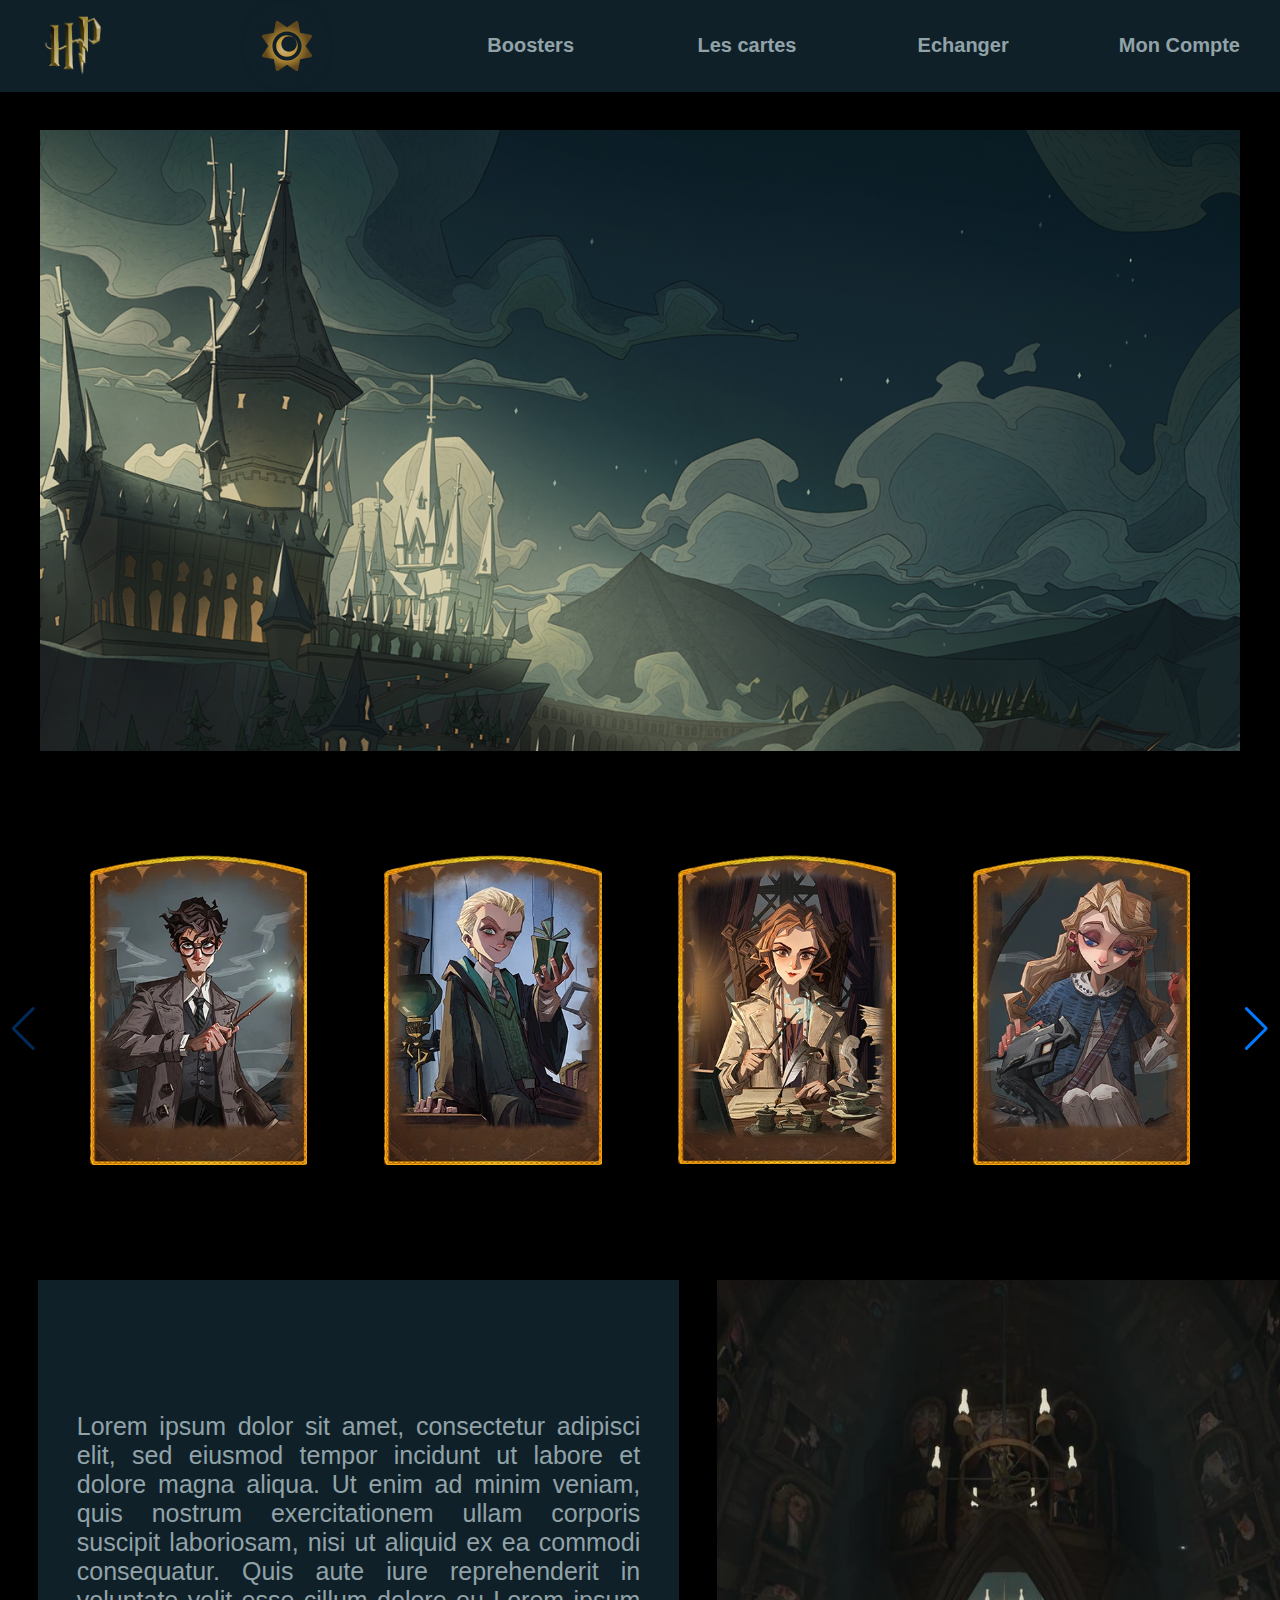
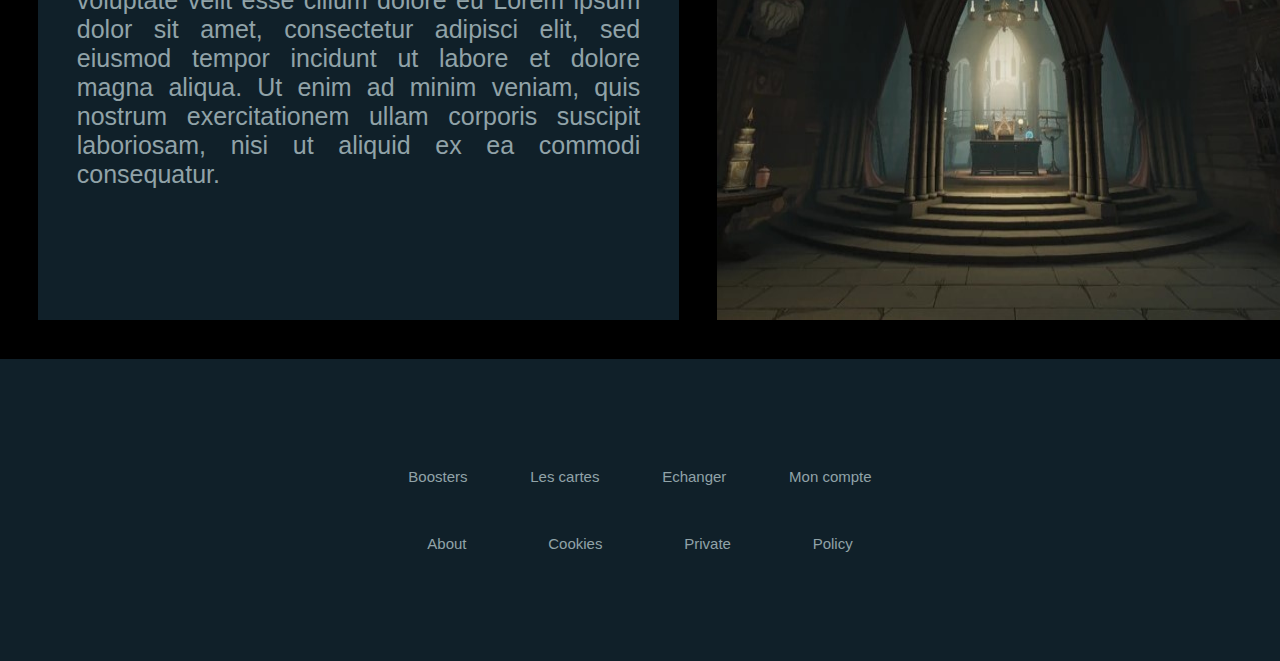
<file: hp_250424_2/hp/index.html>
<!DOCTYPE HTML>

<head>
    <meta charset="utf-8">
    <link rel="stylesheet" href="https://cdn.jsdelivr.net/npm/swiper@11/swiper-bundle.min.css" />
    <link rel="stylesheet" href="style.css">
    <meta name="viewport" content="width=device-width, initial-scale=1, minimum-scale=1, maximum-scale=1" />
    <link rel="stylesheet" href="https://cdnjs.cloudflare.com/ajax/libs/font-awesome/6.5.1/css/all.min.css">
    <link rel="stylesheet" href="https://cdn.jsdelivr.net/npm/swiper@11/swiper-bundle.min.css" />

</head>

<body> 

    <nav class="nav">

        
        <a href="index.html" class="text"><img src="medias/Hp-logo.png" alt="logo" class="logo" ></a>

        <!--
        <button class="buttonDark" onclick="lightMode()"></button>
        -->

        <img class="darkLight" src="medias/darkLight2.svg"  onclick="lightMode()">


        <a class="active" href="#"><i class="fa fa-fw fa-home"></i></a>        

        

        <ul class="menu_deroulant">
            <li>
                <a href="boosters.html" class="text">Boosters</a>
            </li>
            <li>
                <a href="lescartes.html" class="text">Les cartes</a>
            </li>
            <li>
                <a href="echanger.html" class="text">Echanger</a>
            </li>
            <li>
                <a href="connexion.html" class="text">Mon Compte</a>
                
                <ul class="deroulant">
                    <li><a href="connexion.html" class="text">Se connecter</a></li>
                    <li><a href="#" class="text">Mes échanges</a></li>
                    <li><a href="#" class="text">Mon deck</a></li>
                    <li><a href="#" class="text">Paramètres</a></li>
                </ul>
            
            </li>
        </ul>

    </nav>

    
    <!-- Swiper --> 
    <div class="flex-container1">
        <img src="medias/HP-crop.png" alt="Banner" class="img-responsive">
    </div>

    <div class="flex-container2" class="everything">
        <div class="swiper mySwiper">
            <div class="swiper-wrapper" >
                <div class="swiper-slide">        
                    <div class="flex-container3" class="everything">
                        <img src="medias/Harry_Potter_Card.webp" alt="Banner" class="cards">
                        <img src="medias/Malfoy_Gang_Card.webp" alt="Banner" class="cards">
                        <img src="medias/Hermione_Granger_Card.webp" alt="Banner" class="cards">
                        <img src="medias/Luna_Lovegood_Card.webp" alt="Banner" class="cards">
                    </div>                
                </div>
                <div class="swiper-slide">        
                    <div class="flex-container3" class="everything">
                        <img src="medias/Harry_Potter_Card.webp" alt="Banner" class="cards">
                        <img src="medias/Malfoy_Gang_Card.webp" alt="Banner" class="cards">
                        <img src="medias/Hermione_Granger_Card.webp" alt="Banner" class="cards">
                        <img src="medias/Luna_Lovegood_Card.webp" alt="Banner" class="cards">
                    </div>                
                </div>
                <div class="swiper-slide">        
                    <div class="flex-container3" class="everything">
                        <img src="medias/Harry_Potter_Card.webp" alt="Banner" class="cards">
                        <img src="medias/Malfoy_Gang_Card.webp" alt="Banner" class="cards">
                        <img src="medias/Hermione_Granger_Card.webp" alt="Banner" class="cards">
                        <img src="medias/Luna_Lovegood_Card.webp" alt="Banner" class="cards">
                    </div>                
                </div>

            </div>
            <div class="swiper-button-next"></div>
            <div class="swiper-button-prev"></div>
        </div>
    
    </div>

    
    <div class="flex-container5">
        <div class="flex-container4" >
            <p>
                Lorem ipsum dolor sit amet, consectetur adipisci elit, 
                sed eiusmod tempor incidunt ut labore et dolore magna aliqua. 
                Ut enim ad minim veniam, quis nostrum exercitationem ullam corporis 
                suscipit laboriosam, nisi ut aliquid ex ea commodi consequatur. 
                Quis aute iure reprehenderit in voluptate velit esse cillum dolore eu 
                Lorem ipsum dolor sit amet, consectetur adipisci elit, 
                sed eiusmod tempor incidunt ut labore et dolore magna aliqua. 
                Ut enim ad minim veniam, quis nostrum exercitationem ullam corporis 
                suscipit laboriosam, nisi ut aliquid ex ea commodi consequatur. 
            </p>
        </div>
        <img class="Text" src="medias/The_Headmistress'_Office.jpg" alt="pic">
    </div>

    <footer class="every">

        <ul class="footer_menu">
            <li><a href="boosters.html">Boosters</a></li>
            <li><a href="lescartes.html">Les cartes</a></li>
            <li><a href="echanger.html">Echanger</a></li>
            <li><a href="connexion.html">Mon compte</a></li>
        </ul>

        <ul class="footer">
            <li><a href="">About</a></li>
            <li><a href="">Cookies</a></li>
            <li><a href="">Private</a></li>
            <li><a href="">Policy</a></li>
        </ul>


    </footer>



    <script src="https://cdn.jsdelivr.net/npm/swiper@11/swiper-bundle.min.js"></script>
    <script src="main.js"></script>
</body>
</file>
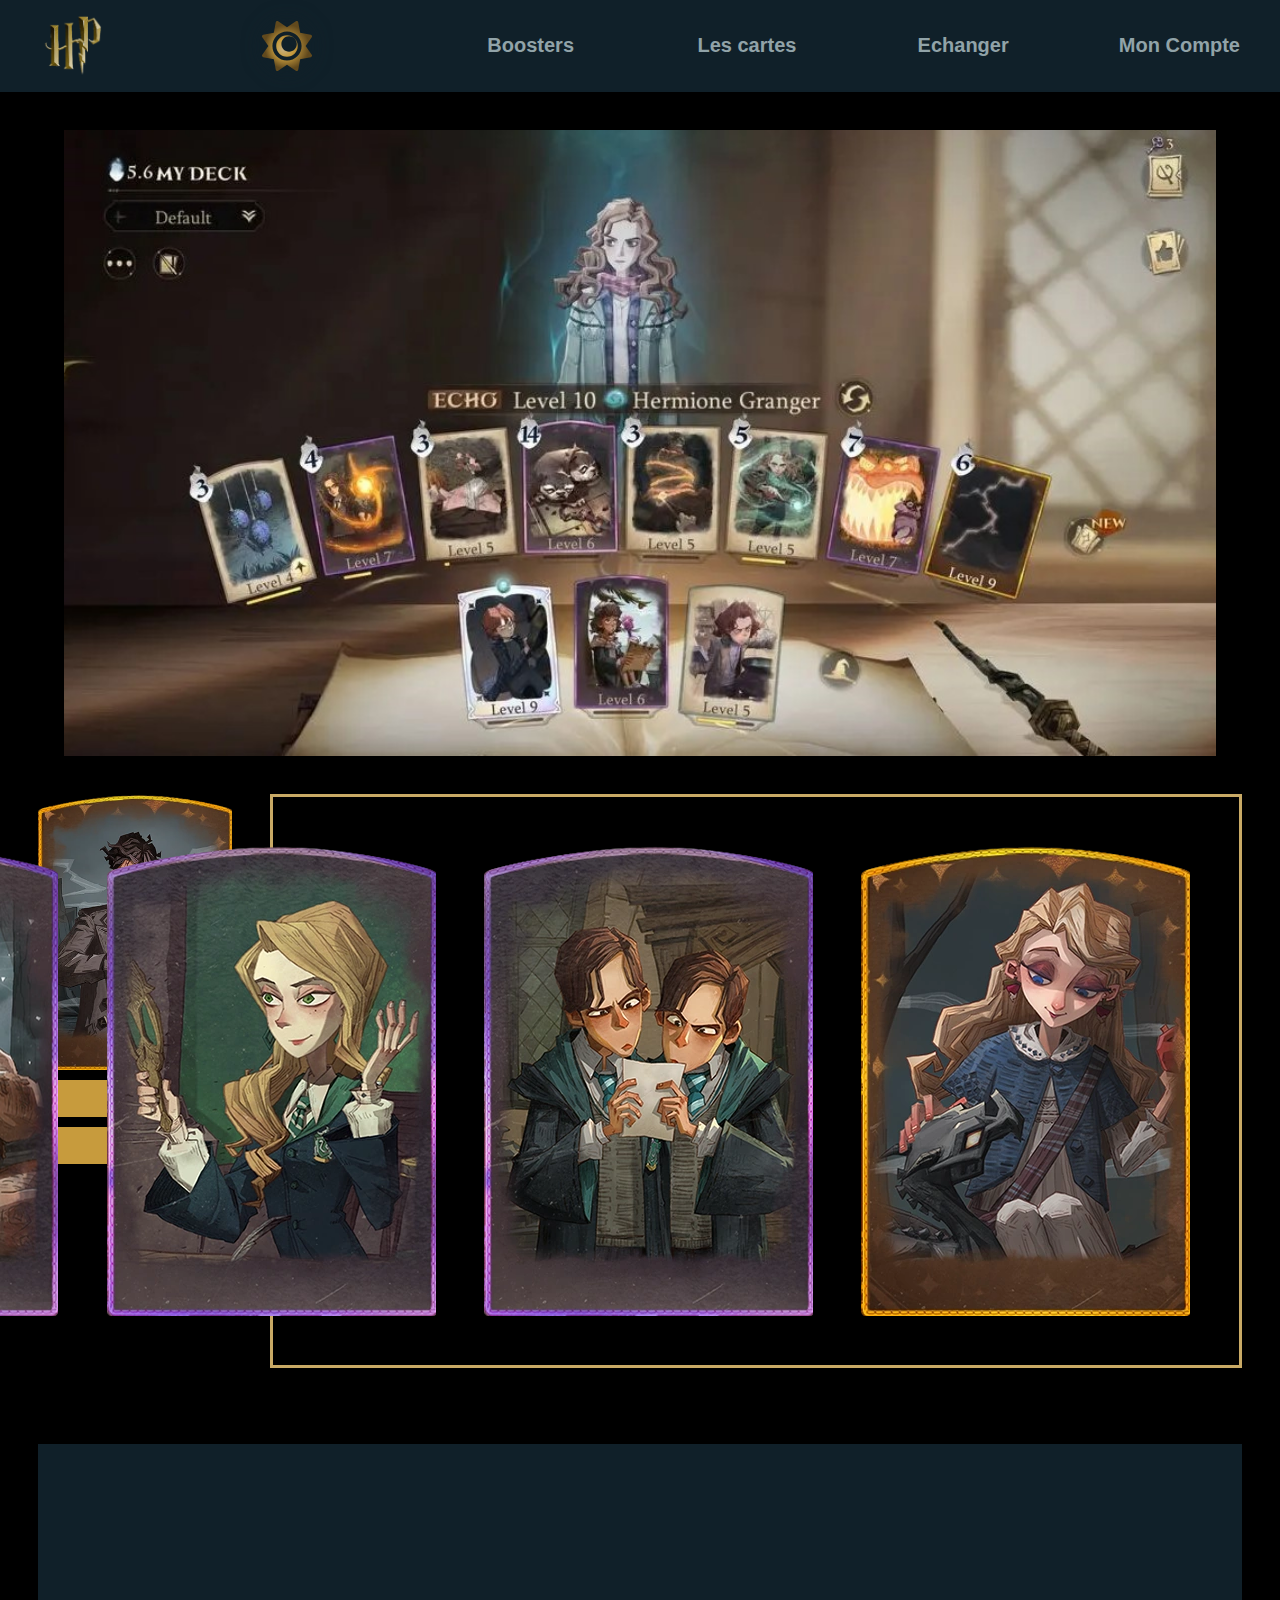
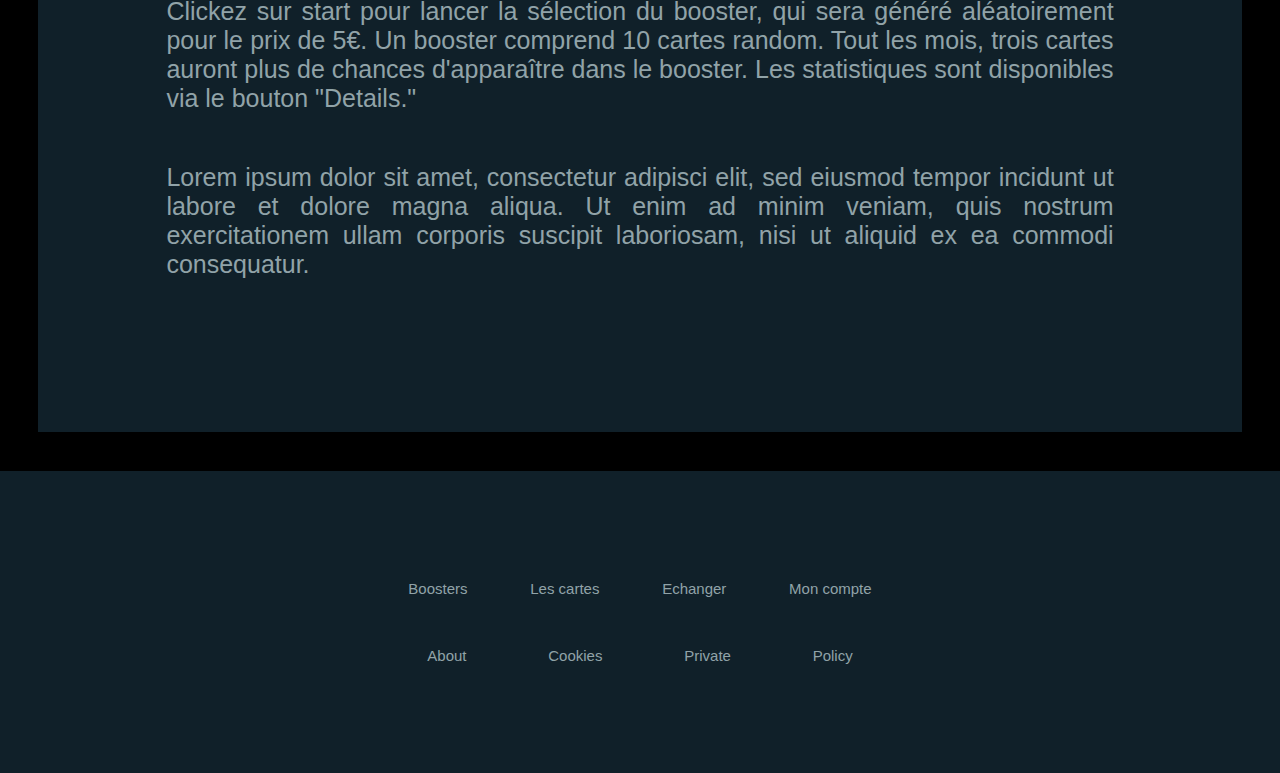
<file: hp_250424_2/hp/boosters.html>
<html>
    <head>

        <meta charset="utf-8">
        <link rel="stylesheet" href="https://cdn.jsdelivr.net/npm/swiper@11/swiper-bundle.min.css" />
        <link rel="stylesheet" href="style.css">
        <meta name="viewport" content="width=device-width, initial-scale=1, minimum-scale=1, maximum-scale=1" />
        <link rel="stylesheet" href="https://cdnjs.cloudflare.com/ajax/libs/font-awesome/6.5.1/css/all.min.css">
        <link rel="stylesheet" href="https://cdn.jsdelivr.net/npm/swiper@11/swiper-bundle.min.css" />
    

    </head>
    <body>

        <nav class="nav">
            
            <a href="index.html" class="text"><img src="medias/Hp-logo.png" alt="logo" class="logo" ></a>
    
            <!--
            <button class="buttonDark" onclick="lightMode()"></button>
            -->
    
            <img class="darkLight" src="medias/darkLight2.svg"  onclick="lightMode()">
    
    
            <a class="active" href="#"><i class="fa fa-fw fa-home"></i></a>        
    
            
    
            <ul class="menu_deroulant">
                <li>
                    <a href="boosters.html" class="text">Boosters</a>
                </li>
                <li>
                    <a href="lescartes.html" class="text">Les cartes</a>
                </li>
                <li>
                    <a href="echanger.html" class="text">Echanger</a>
                </li>
                <li>
                    <a href="connexion.html" class="text">Mon Compte</a>
                    
                    <ul class="deroulant">
                        <li><a href="connexion.html" class="text">Se connecter</a></li>
                        <li><a href="#" class="text">Mes échanges</a></li>
                        <li><a href="#" class="text">Mon deck</a></li>
                        <li><a href="#" class="text">Paramètres</a></li>
                    </ul>
                
                </li>
            </ul>
    
        </nav>

        <div class="flex-container2">
            <img src="medias/Hp-decks.jpg" alt="Banner" class="img-responsive">
        </div>

        <div class="flex-container7">
            <div class="booster_gacha">
                <img src="medias/Harry_Potter_Card.webp" alt="Banner" class="booster">
                <a href="connexion.html" class="button"> Start </a>
                <a href="#" class="button"> Détails </a>
            </div>
            <div class="gacha_cards">
                    <img src="medias/Rubeus_Hagrid_Card.webp" alt="Banner" class="cards2">
                    <img src="medias/Grawp_Card.webp" alt="Banner" class="cards2">
                    <img src="medias/Cassandra_Vole_Card.webp" alt="Banner" class="cards2">
                    <img src="medias/Frey_Twins_Card.webp" alt="Banner" class="cards2">
                    <img src="medias/Luna_Lovegood_Card.webp" alt="Banner" class="luna">
            </div>
        </div>

        <div class="flex-container9">
            <div class="Text_booster">
                <p class="t_1">
                    Clickez sur start pour lancer la sélection du booster, qui sera généré aléatoirement pour le prix de 5€.
                    Un booster comprend 10 cartes random. Tout les mois, trois cartes auront plus de chances d'apparaître dans le booster.
                    Les statistiques sont disponibles via le bouton "Details."
                </p>
                <p class="t_2">
                    Lorem ipsum dolor sit amet, consectetur adipisci elit, 
                    sed eiusmod tempor incidunt ut labore et dolore magna aliqua. 
                    Ut enim ad minim veniam, quis nostrum exercitationem ullam corporis 
                    suscipit laboriosam, nisi ut aliquid ex ea commodi consequatur.
                </p>
            </div>
        </div>


        <footer class="every">

            <ul class="footer_menu">
                <li><a href="boosters.html">Boosters</a></li>
                <li><a href="lescartes.html">Les cartes</a></li>
                <li><a href="connexion.html">Echanger</a></li>
                <li><a href="connexion.html">Mon compte</a></li>
            </ul>

            <ul class="footer">
                <li><a href="">About</a></li>
                <li><a href="">Cookies</a></li>
                <li><a href="">Private</a></li>
                <li><a href="">Policy</a></li>
            </ul>


        </footer>


        <script src="https://cdn.jsdelivr.net/npm/swiper@11/swiper-bundle.min.js"></script>
        <script src="main.js"></script>
    
    </body>

</html>
</file>
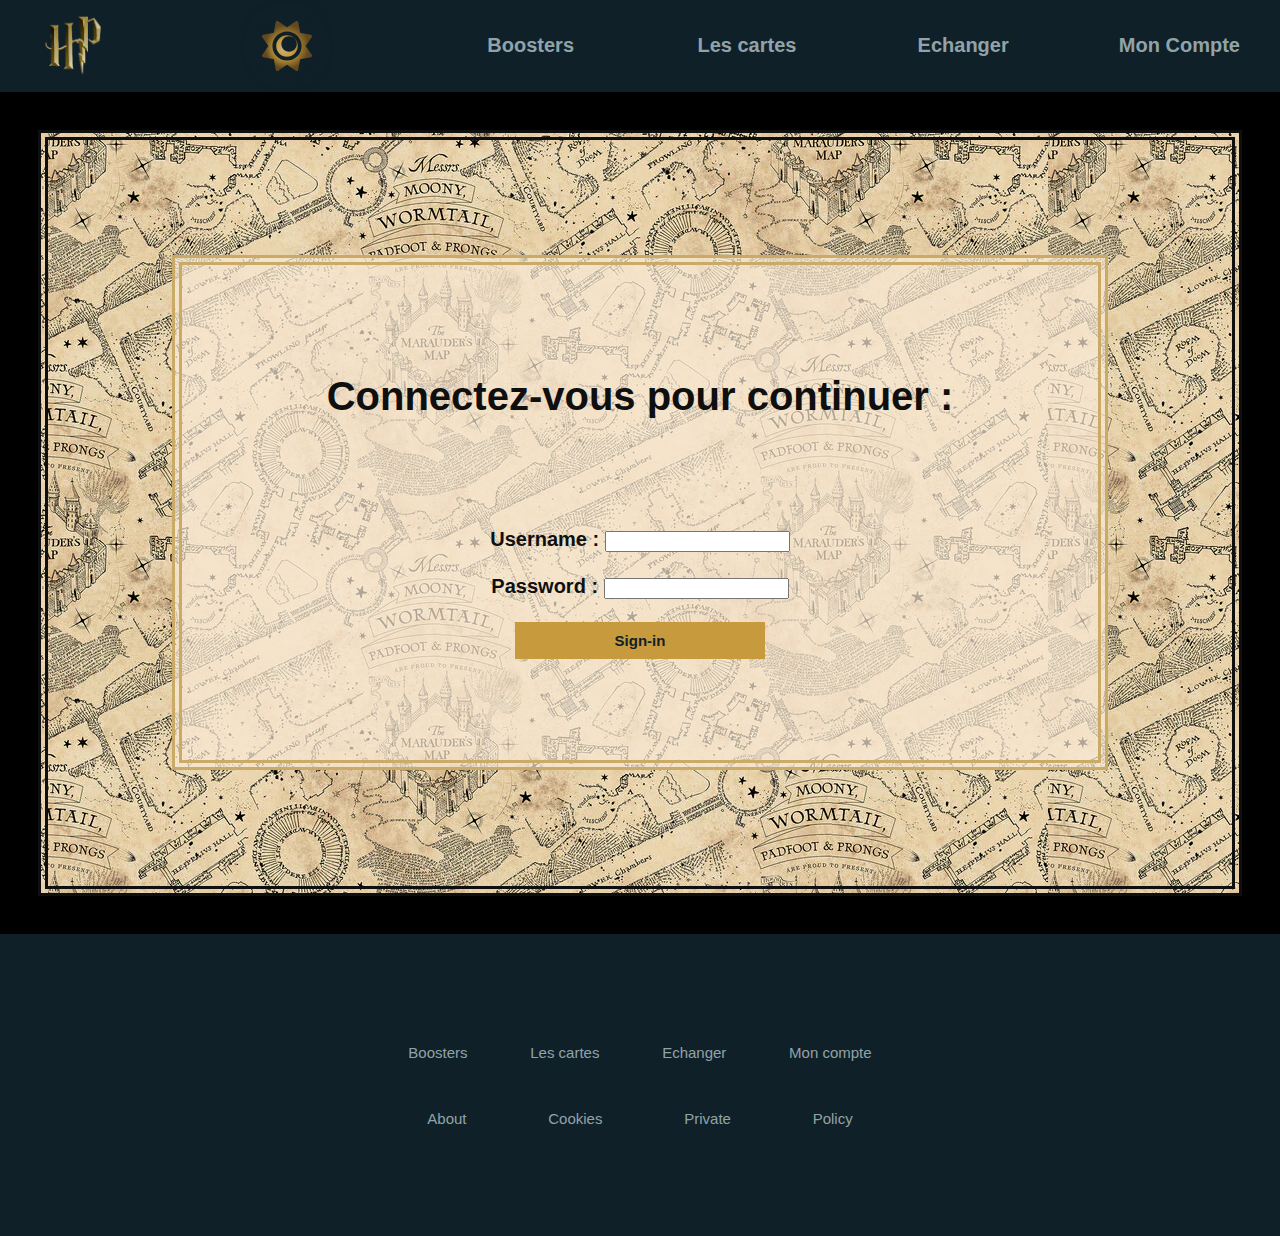
<file: hp_250424_2/hp/connexion.html>
<html>
    <head>

        <meta charset="utf-8">
        <link rel="stylesheet" href="https://cdn.jsdelivr.net/npm/swiper@11/swiper-bundle.min.css" />
        <link rel="stylesheet" href="style.css">
        <meta name="viewport" content="width=device-width, initial-scale=1, minimum-scale=1, maximum-scale=1" />
        <link rel="stylesheet" href="https://cdnjs.cloudflare.com/ajax/libs/font-awesome/6.5.1/css/all.min.css">
        <link rel="stylesheet" href="https://cdn.jsdelivr.net/npm/swiper@11/swiper-bundle.min.css" />
            
    </head>

    <body>
        
        <nav class="nav">

        
            <a href="index.html" class="text"><img src="medias/Hp-logo.png" alt="logo" class="logo" ></a>
    
            <!--
            <button class="buttonDark" onclick="lightMode()"></button>
            -->
    
            <img class="darkLight" src="medias/darkLight2.svg"  onclick="lightMode()">
    
    
            <a class="active" href="#"><i class="fa fa-fw fa-home"></i></a>        
    
            
    
            <ul class="menu_deroulant">
                <li>
                    <a href="boosters.html" class="text">Boosters</a>
                </li>
                <li>
                    <a href="lescartes.html" class="text">Les cartes</a>
                </li>
                <li>
                    <a href="echanger.html" class="text">Echanger</a>
                </li>
                <li>
                    <a href="connexion.html" class="text">Mon Compte</a>
                    
                    <ul class="deroulant">
                        <li><a href="connexion.html" class="text">Se connecter</a></li>
                        <li><a href="#" class="text">Mes échanges</a></li>
                        <li><a href="#" class="text">Mon deck</a></li>
                        <li><a href="#" class="text">Paramètres</a></li>
                    </ul>
                
                </li>
            </ul>
    
        </nav>

        <div class="connexion">

            <div class="bckg">
                <h1> Connectez-vous pour continuer :</h1>

                <form action="#" method="get" class="form">
                    <label for="username">Username :</label>
                    <input type="text" id="username" name="username"><br><br>
                    <label for="password">Password :</label>
                    <input type="text" id="password" name="password"><br><br>
                    <input type="submit" value="Sign-in" class="submit">
    
                </form>
            </div>

        </div>

        <footer class="every">

            <ul class="footer_menu">
                <li><a href="boosters.html">Boosters</a></li>
                <li><a href="lescartes.html">Les cartes</a></li>
                <li><a href="connexion.html">Echanger</a></li>
                <li><a href="connexion.html">Mon compte</a></li>
            </ul>
    
            <ul class="footer">
                <li><a href="">About</a></li>
                <li><a href="">Cookies</a></li>
                <li><a href="">Private</a></li>
                <li><a href="">Policy</a></li>
            </ul>
    
    
        </footer>

        <script src="https://cdn.jsdelivr.net/npm/swiper@11/swiper-bundle.min.js"></script>
        <script src="main.js"></script>
    </body>
</html>
</file>
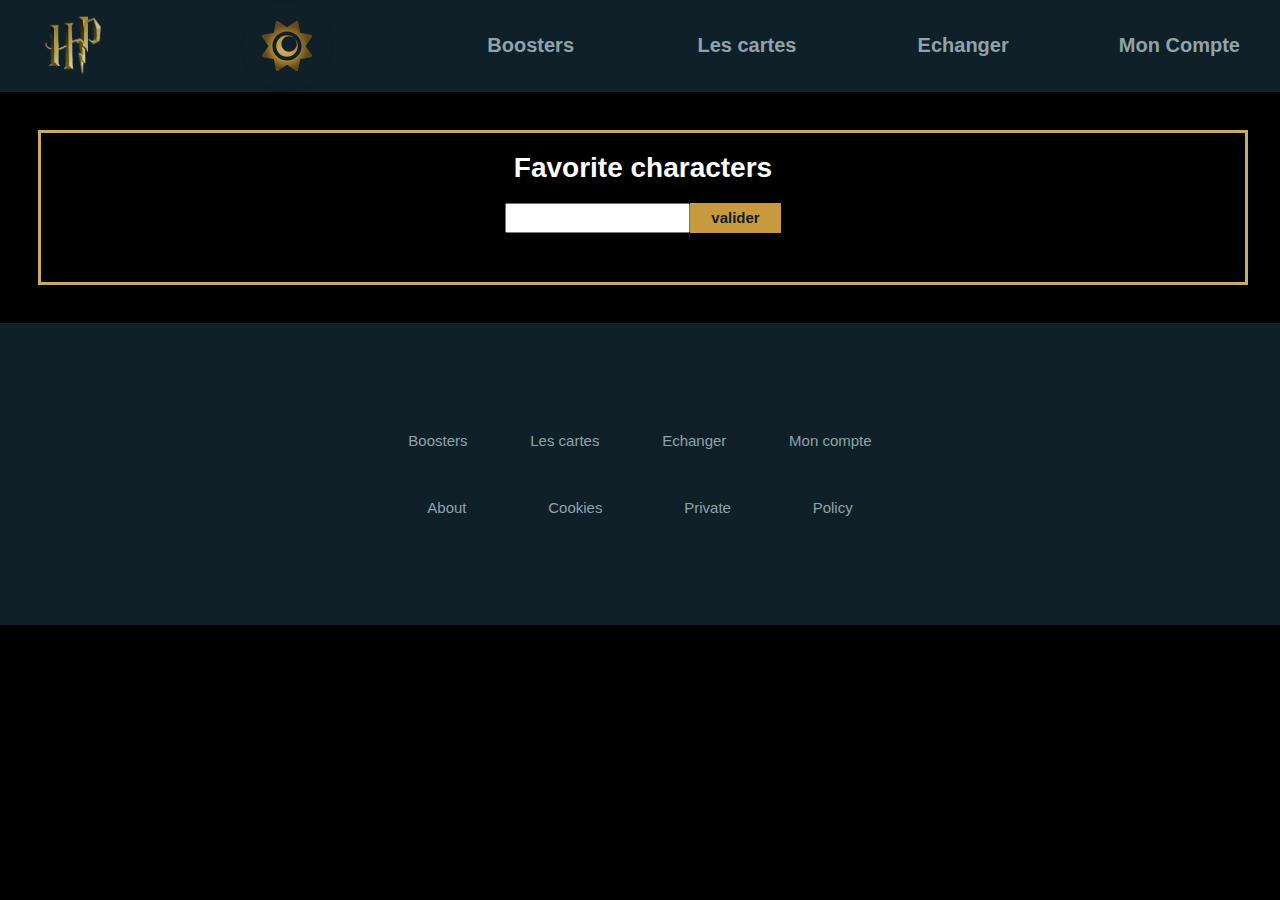
<file: hp_250424_2/hp/echanger.html>
<html>
    <head>

        <meta charset="utf-8">
        <link rel="stylesheet" href="https://cdn.jsdelivr.net/npm/swiper@11/swiper-bundle.min.css" />
        <link rel="stylesheet" href="style.css">
        <meta name="viewport" content="width=device-width, initial-scale=1, minimum-scale=1, maximum-scale=1" />
        <link rel="stylesheet" href="https://cdnjs.cloudflare.com/ajax/libs/font-awesome/6.5.1/css/all.min.css">
        <link rel="stylesheet" href="https://cdn.jsdelivr.net/npm/swiper@11/swiper-bundle.min.css" />
            
    </head>

    <body>
        
        <nav class="nav">

        
            <a href="index.html" class="text"><img src="medias/Hp-logo.png" alt="logo" class="logo" ></a>
    
            <!--
            <button class="buttonDark" onclick="lightMode()"></button>
            -->
    
            <img class="darkLight" src="medias/darkLight2.svg"  onclick="lightMode()">
    
    
            <a class="active" href="#"><i class="fa fa-fw fa-home"></i></a>        
    
            
    
            <ul class="menu_deroulant">
                <li>
                    <a href="boosters.html" class="text">Boosters</a>
                </li>
                <li>
                    <a href="lescartes.html" class="text">Les cartes</a>
                </li>
                <li>
                    <a href="echanger.html" class="text">Echanger</a>
                </li>
                <li>
                    <a href="connexion.html" class="text">Mon Compte</a>
                    
                    <ul class="deroulant">
                        <li><a href="connexion.html" class="text">Se connecter</a></li>
                        <li><a href="#" class="text">Mes échanges</a></li>
                        <li><a href="#" class="text">Mon deck</a></li>
                        <li><a href="#" class="text">Paramètres</a></li>
                    </ul>
                
                </li>
            </ul>
    
        </nav>

        <div class = "faveCharacters">
            <h1>Favorite characters</h1>
            <div class = "chara" id="agents"></div>
    
            <form class="newCharacter">
                <input type="text" name="agent"/>
    
                <button class= "linkButton" type = "button" onclick = "sendAgent()">
    
                    valider
                
                </button>
            </form>
    
            
            <h2 ${agent.name}></h2>
            
    
        </div>



        

        <!--
        <div class="connexion">

            <div class="bckg">
                <h1> Connectez-vous pour continuer :</h1>

                <form action="#" method="get" class="form">
                    <label for="username">Username :</label>
                    <input type="text" id="username" name="username"><br><br>
                    <label for="password">Password :</label>
                    <input type="text" id="password" name="password"><br><br>
                    <input type="submit" value="Sign-in" class="submit">
    
                </form>
            </div>

        </div>
        -->

        <footer class="every">

            <ul class="footer_menu">
                <li><a href="boosters.html">Boosters</a></li>
                <li><a href="lescartes.html">Les cartes</a></li>
                <li><a href="connexion.html">Echanger</a></li>
                <li><a href="connexion.html">Mon compte</a></li>
            </ul>
    
            <ul class="footer">
                <li><a href="">About</a></li>
                <li><a href="">Cookies</a></li>
                <li><a href="">Private</a></li>
                <li><a href="">Policy</a></li>
            </ul>
    
    
        </footer>

        <script>
            // fetch data from api and display it
            fetch('http://localhost:3000/agents')
                .then((response) => response.json())
                .then((data) => {
                    console.log(data)
                    let agents = document.querySelector('#agents')
                    data.forEach((agent) => {
                        agents.innerHTML += `
                    <a href="agent.html?id=${agent.id}"> <h2>${agent.name}</h2> </a>
                `
                    })
                })
            
            const sendAgent = async () => {

                let agent = document.querySelector('input[name="agent"]').value

                console.log(agent)

                let response = await fetch('http://localhost:3000/agents/', {
                    method: 'POST',
                    headers: {
                        'Content-Type' : 'application/json',
                    },

                    body: JSON.stringify({ name: agent }),
                })

                window.location.href = 'echanger.html'

            }

            
            
        
        </script>

        <script src="https://cdn.jsdelivr.net/npm/swiper@11/swiper-bundle.min.js"></script>
        <script src="main.js"></script>

    </body>
</html>
</file>
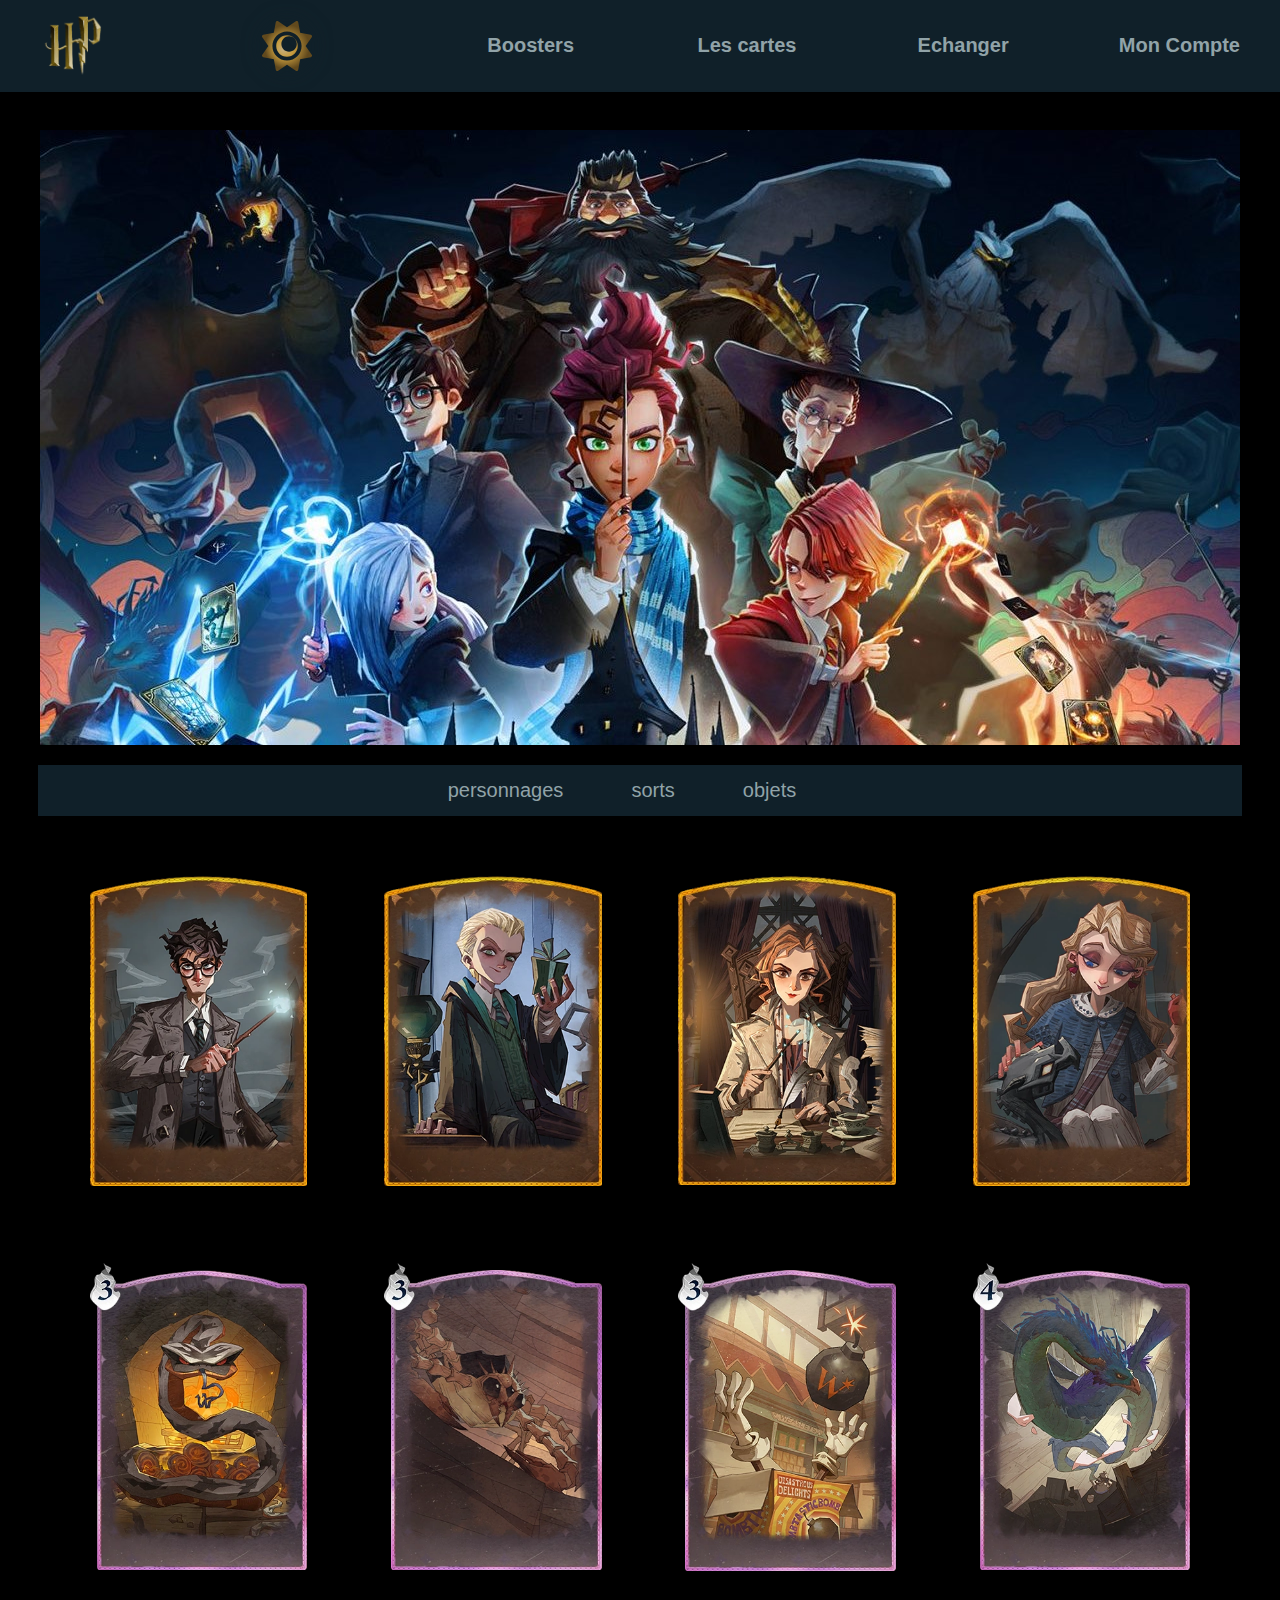
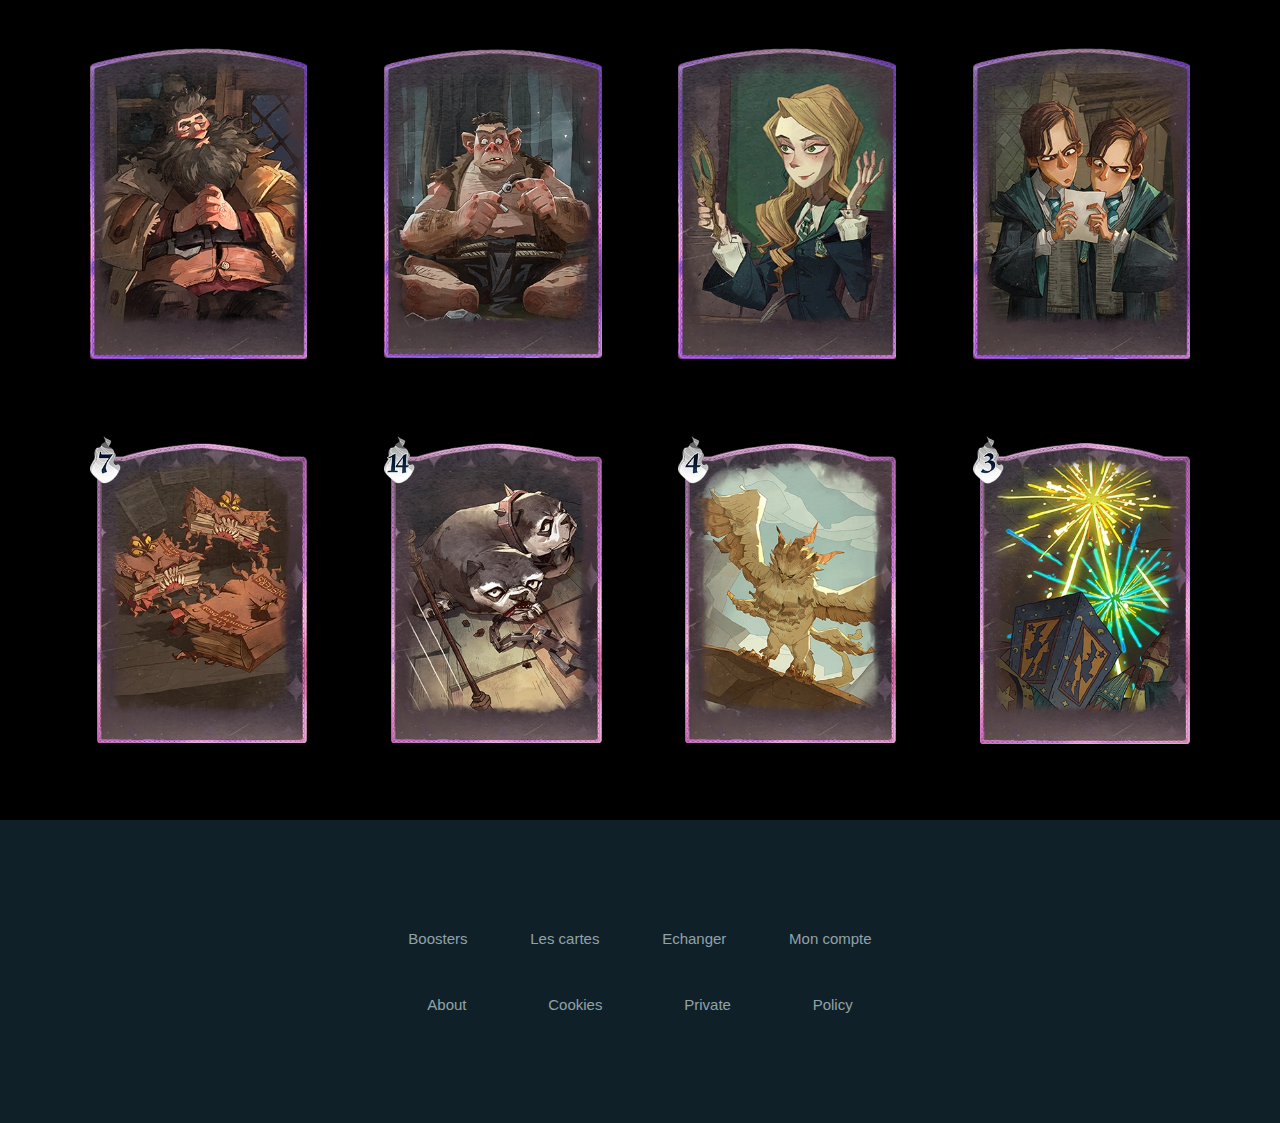
<file: hp_250424_2/hp/lescartes.html>
<html>
    <head>

        <link rel="stylesheet" href="style.css">
        <meta charset="utf-8">
        <meta name="viewport" content="width=device-width, initial-scale=1.0">
        <link rel="stylesheet" href="https://cdnjs.cloudflare.com/ajax/libs/font-awesome/6.5.1/css/all.min.css">


    </head>
    <body>

        <nav class="nav">
        
            <a href="index.html" class="text"><img src="medias/Hp-logo.png" alt="logo" class="logo" ></a>
    
            <!--
            <button class="buttonDark" onclick="lightMode()"></button>
            -->
    
            <img class="darkLight" src="medias/darkLight2.svg"  onclick="lightMode()">
    
    
            <a class="active" href="#"><i class="fa fa-fw fa-home"></i></a>        
    
            
    
            <ul class="menu_deroulant">
                <li>
                    <a href="boosters.html" class="text">Boosters</a>
                </li>
                <li>
                    <a href="lescartes.html" class="text">Les cartes</a>
                </li>
                <li>
                    <a href="echanger.html" class="text">Echanger</a>
                </li>
                <li>
                    <a href="connexion.html" class="text">Mon Compte</a>
                    
                    <ul class="deroulant">
                        <li><a href="connexion.html" class="text">Se connecter</a></li>
                        <li><a href="#" class="text">Mes échanges</a></li>
                        <li><a href="#" class="text">Mon deck</a></li>
                        <li><a href="#" class="text">Paramètres</a></li>
                    </ul>
                
                </li>
            </ul>
    
        </nav>

        <div class="flex-container2">
            <img src="medias/Hp-image.jpg" alt="Banner" class="img-responsive">
        </div>


        <div class="filtre">
            <ul class="filtre-text">
                <li class="li">personnages</li>
                <li class="li">sorts</li>
                <li class="li">objets</li>
            </ul>
        </div>

        <div class="flex-container3">
            <img src="medias/Harry_Potter_Card.webp" alt="Banner" class="cards" id="cards3" onclick="hideHarry()">
            <div id="harry" class="info"></div>
            <img src="medias/Malfoy_Gang_Card.webp" alt="Banner" class="cards" id="cards3" onclick="hideDraco()">
            <div id="draco" class="info"></div>
            <img src="medias/Hermione_Granger_Card.webp" alt="Banner" class="cards" id="cards3" onclick="hideHermi()">
            <div id="hermione" class="info"></div>
            <img src="medias/Luna_Lovegood_Card.webp" alt="Banner" class="cards" id="cards3" onclick="hideLuna()">
            <div id="luna" class="info"></div>
        </div>


        <div class="flex-container3">
            <img src="medias/Card_Ashwinder.webp" alt="Banner" class="cards" id="cards3">
            <img src="medias/Card_Baby_Manticores.webp" alt="Banner" class="cards" id="cards3">
            <img src="medias/Card_Bombtastic_Bomb_Box.webp" alt="Banner" class="cards" id="cards3">
            <img src="medias/Occamy_Card.webp" alt="Banner" class="cards" id="cards3">
        </div>
        <div class="flex-container3">
            <img src="medias/Rubeus_Hagrid_Card.webp" alt="Banner" class="cards" id="cards3">
            <img src="medias/Grawp_Card.webp" alt="Banner" class="cards" id="cards3">
            <img src="medias/Cassandra_Vole_Card.webp" alt="Banner" class="cards" id="cards3">
            <img src="medias/Frey_Twins_Card.webp" alt="Banner" class="cards" id="cards3">
        </div>
        <div class="flex-container3">
            <img src="medias/Stack_of_Monster_Book_of_Monsters_Card.webp" alt="Banner" class="cards" id="cards3">
            <img src="medias/Three-Headed_Puppy_Card.webp" alt="Banner" class="cards" id="cards3">
            <img src="medias/Thunderbird_Card.webp" alt="Banner" class="cards" id="cards3">
            <img src="medias/Weasley's_Firework_Box_Card.webp" alt="Banner" class="cards" id="cards3">
        </div>

        <footer class="every">

            <ul class="footer_menu">
                <li><a href="boosters.html">Boosters</a></li>
                <li><a href="lescartes.html">Les cartes</a></li>
                <li><a href="connexion.html">Echanger</a></li>
                <li><a href="connexion.html">Mon compte</a></li>
            </ul>
    
            <ul class="footer">
                <li><a href="">About</a></li>
                <li><a href="">Cookies</a></li>
                <li><a href="">Private</a></li>
                <li><a href="">Policy</a></li>
            </ul>
    
    
        </footer>

        <script src="https://cdn.jsdelivr.net/npm/swiper@11/swiper-bundle.min.js"></script>
        <script src="main.js"></script>
    </body>

</html>
</file>
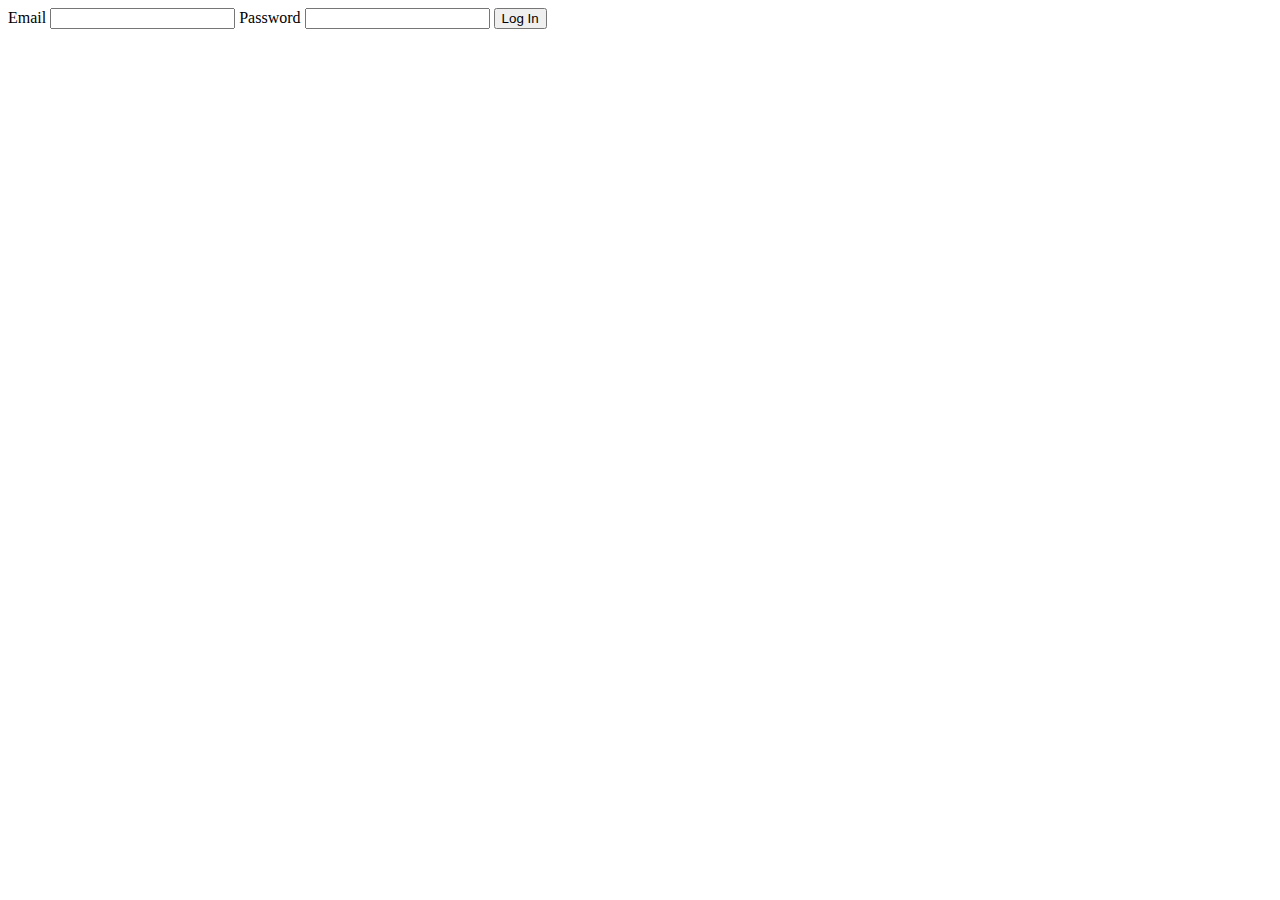
<file: hp_250424_2/hp/login.html>
<html>
    <head>
		<meta charset="UTF-8" />
		<meta
			name="viewport"
			content="width=device-width, initial-scale=1.0"
		/>
    </head>
    <body>
        <form>
            <label for="email">Email</label>
            <input type="email" name="email"/>
            <label for="password">Password</label>
            <input type="password" name="password"/>
            <button type="button" onclick = "logIn()"> Log In </button>
        </form>

        <script>
            const login = async () => {
                let email = document.querySelector('input[name="email"]').value
                let password = document.querySelector('input[name="password"]').value

                let response = await fetch('http://localhost:3000/auth/login',{
                    method: 'POST',
                    headers : {
                        'Content-Type': 'application/json',
                    },

                    body: JSON.stringify ({
                        email: email,
                        password: password,
                    }),
                })

                window.location.href = 'index.html'

                let data = await response.json()
                localStorage.setItem('token', data)

                window.location.href = 'index.html'
            }

        </script>

    </body>
</html>
</file>
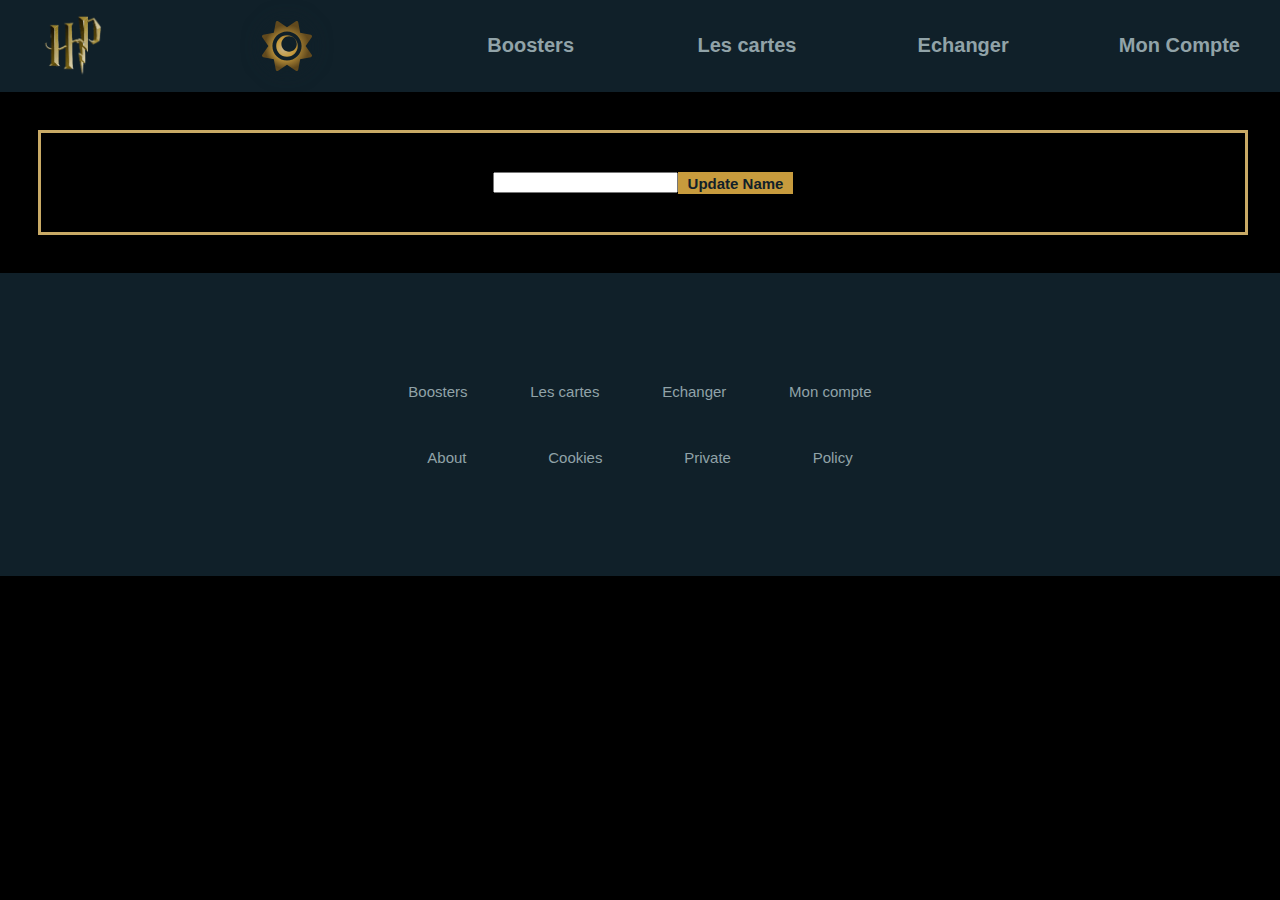
<file: hp_250424_2/hp/rename.html>
<!DOCTYPE html>
<html>
    <head>

        <meta charset="utf-8">
        <link rel="stylesheet" href="https://cdn.jsdelivr.net/npm/swiper@11/swiper-bundle.min.css" />
        <link rel="stylesheet" href="style.css">
        <meta name="viewport" content="width=device-width, initial-scale=1, minimum-scale=1, maximum-scale=1" />
        <link rel="stylesheet" href="https://cdnjs.cloudflare.com/ajax/libs/font-awesome/6.5.1/css/all.min.css">
        <link rel="stylesheet" href="https://cdn.jsdelivr.net/npm/swiper@11/swiper-bundle.min.css" />
 
	</head>

    <body>

        <nav class="nav">

        
            <a href="index.html" class="text"><img src="medias/Hp-logo.png" alt="logo" class="logo" ></a>
    
            <!--
            <button class="buttonDark" onclick="lightMode()"></button>
            -->
    
            <img class="darkLight" src="medias/darkLight2.svg"  onclick="lightMode()">
    
    
            <a class="active" href="#"><i class="fa fa-fw fa-home"></i></a>        
    
            
    
            <ul class="menu_deroulant">
                <li>
                    <a href="boosters.html" class="text">Boosters</a>
                </li>
                <li>
                    <a href="lescartes.html" class="text">Les cartes</a>
                </li>
                <li>
                    <a href="echanger.html" class="text">Echanger</a>
                </li>
                <li>
                    <a href="connexion.html" class="text">Mon Compte</a>
                    
                    <ul class="deroulant">
                        <li><a href="connexion.html" class="text">Se connecter</a></li>
                        <li><a href="#" class="text">Mes échanges</a></li>
                        <li><a href="#" class="text">Mon deck</a></li>
                        <li><a href="#" class="text">Paramètres</a></li>
                    </ul>
                
                </li>
            </ul>
    
        </nav>


        <form class="renameCharacter">
            <input type="text" name="agent"/>
            <button class="renameButton" type="button" onclick="updateAgent()">Update Name</button>
        </form>
        
        <footer class="every">

			<ul class="footer_menu">
				<li><a href="boosters.html">Boosters</a></li>
				<li><a href="lescartes.html">Les cartes</a></li>
				<li><a href="connexion.html">Echanger</a></li>
				<li><a href="connexion.html">Mon compte</a></li>
			</ul>

			<ul class="footer">
				<li><a href="">About</a></li>
				<li><a href="">Cookies</a></li>
				<li><a href="">Private</a></li>
				<li><a href="">Policy</a></li>
			</ul>


		</footer>

        <script src="rename.js"></script>
        <script src="https://cdn.jsdelivr.net/npm/swiper@11/swiper-bundle.min.js"></script>
        <script src="main.js"></script>
    </body>
</html>
</file>
<file: hp_250424_2/hp/style.css>
/* dark mode */

  .dark_mode {
    background-color:#51656b;
    color:#102029;
  }
  .dark_mode_body {
    background-color:#bfd1cb;
    color:#102029;
  }

  .every.dark_mode_every {
    background-color:#51656b;
    color:#102029;
  }

  .flex-container4.dark_mode_flex {
    background-color:#51656b;
    color:#102029;
  }

  .menu_deroulant.dark_mode_menu {
    background-color: #51656b;
    color:#102029;
  }

  .dark_mode a {
    color:#102029;
  }

  .dark_mode_every a {
    color:#102029;
  }

  .dark_mode_filtre {
    background-color: #51656b;
    color:#102029;
  }

  html,body {
    position: relative;
    height: 100%;
  }


  .darkLight {
    width: 50px;

    filter: drop-shadow(0rem 0rem 10px #102029);

  
  }
 

  /*body*/

  body {
    background:#000000;
    font-family: Helvetica Neue, Helvetica, Arial, sans-serif;
    font-size: 14px;
    color: #fff;
    margin: 0;
    padding: 0;

  }

  .turquoise {

    color: #102029;

  }


  /* navigation */


nav{
    display: flex;
    background-color: #102029;
    align-items: center;
    padding-left: 2%;
    padding-right: 2%;
    justify-content: space-between;
 
}

.text {
  font-size: 20px;
  font-family: 'HarryP', sans-serif;
  text-align: right;
  padding: 14px 16px;
  text-decoration: none;
}

nav.text {
  float: right;
}

.nav .dark_mode{
    background-color: #91a3a8;
    color: #102029;
}

/* menu deroulant */

.active{
  display: none;
}

.wrap{
  display: flex;
  background-color: #102029;
  padding-left: 2%;
  padding-right: 2%;
  z-index: 99;
  position: relative;
  align-items: center;
  width: 100%;
  justify-content: space-between;
}

.menu_deroulant{
  font-size: 60px;
  width: 65%;
  height: 50px;
  padding: 0;
  margin: 0;
  display: flex;
  justify-content: space-between;
}

.menu_deroulant li {
  height: auto;
  text-align: left;
  list-style: none;
  font: normal bold 13px/1em Arial, Verdana, Helvetica;
  padding: 0;
  margin: 0;
  text-align: center;
  display: flex;
  flex-direction: column;
  width: 150px;
  position: relative;

}

.menu_deroulant a {
  padding: 18px 0;
  text-decoration: none;
  display: block;
  text-align: center;
}



.menu_deroulant li ul {
  display: none;
  height: auto;
  margin: 0;
  padding: 0;
 
  background-color: #51656b;
}

.menu_deroulant li:hover ul {
  display: block;
  width: 150px;
  background-color: #51656b;
  justify-content: center;
}

.deroulant a {
  font-size: 17px;
  color: #102029;
}
.menu_deroulant li ul li {
  display: flex;

  background-color: #51656b;
}


/*supprime les points de la liste "li"*/

ul{
    display: flex;
    list-style-type: none;
    padding: 0;
    justify-content: center;
}


nav a:hover{
    color: #c9aa66;
}

/*carrousel*/


.swiper {
    margin-top: 5%;
    display: flex;
    aspect-ratio: 3/1;
  }

  .swiper-slide {
    text-align: center;
    font-size: 18px;
    display: flex;
    justify-content: center;
    align-items: center;
    background-color: none;
    height: 100%;
  }


  .swiper-slide img {
    display: flex;
    height: 100%;
    object-fit: cover;
    flex-direction: vertical;
  }
/*
  .swiper-slide2 {
    display: flex;
    flex-direction: vertical;
    justify-content: center;
    align-items: center;
    flex-direction: row;
}
*/

  /*images responsive*/

  .img-responsive, .cards{
    width: 100%;
    height: auto;
    margin-left: 5%;
    margin-right: 5%;
    display: flex;
}

.img-responsive{
    margin-top: 3%;
}

.cards{
  margin: 3%;
  width: 17%;
}

.cards2, .luna{
  width: 100%;
  height: auto;
  padding-top: 5%;
  padding-bottom: 5%;
  padding-left: 5%;
}



/*cards hover*/

.cards:hover{
  /* box-shadow: 10px 10px #c79b3d; */

  filter: drop-shadow(0.5rem 0.5rem 10px  #c79b3d);
  transform: scale(1.1);

}


  /*taille du logo*/

.logo {
    display: flex;
    width: 60px;
    height:fit-content;
    margin-right: 3%;

}

/* flex container */

.flex-container {
  display: flex;
  flex-direction: vertical;
  justify-content: center;
  align-items: center;
}

.flex-container1 {
  display: flex;
  flex-direction: vertical;
  justify-content: center;
  align-items: center;
}

.flex-container2 {
  display: flex;
  flex-direction: vertical;
  justify-content: center;
  align-items: center;
}


.flex-container3, .flex-container6 {
  display: flex;
  flex-direction: vertical;
  justify-content: center;
  align-items: center;
}


.flex-container4 {
  display: flex;
  flex-direction: vertical;
  justify-content: center;
  align-items: center;
}

.flex-container4{
  background-color: #102029;
  padding: 3%;
  margin-left: 3%;
  margin-right: 3%;
  text-align: justify;
  font-size: 25px;
  font-family: Arial, Helvetica, sans-serif;
  color: #91a3a8;
  width: 47%;
  aspect-ratio: 1/1;
}

.flex-container5 {
  margin-top: 3%;
  display: flex;
}


.flex-container7{
  width: 100%;
  display: flex;
}

.flex-container8{
  width: min-content;
  background-color: #91a3a8;
}

.flex-container9 {
  margin-top: 3%;
  display: flex;
}



/* footer */
.footer{
  display: flex;
  margin-top: 3%;
  clear:right;
  justify-content: space-evenly;
  width: 50%;

}

.every{
  display: flex;
  background-color: #102029;
  height: 200px;
  align-items: center;
  padding-left: 2%;
  padding-right: 2%;
  margin-top: 3%;
  justify-content: center;
  flex-direction: column;
  padding: 4%;
}


.footer_menu {
  width: 50%;
  display: flex;
  clear:right;
  justify-content: space-evenly;
}


a{
  display: flex;
  text-decoration: none;
  color: #91a3a8;
  font-size: 15px;
}

/*booster*/

.booster_gacha{
  width: 20%;
  padding-left: 3%;
  padding-right: 3%;
  padding-top: 3%;
}

.button:hover{
  transform: scale(1.1);
}

.booster {
  display: flex;
  width: 100%;
  justify-content: left;
}

.button {
  display: block;
  background-color: #c79b3d;
  border: 0px;
  padding: 10px;
  width: 96%;
  margin-top: 10px;
  text-align:  center;
  color: #102029;
}

.gacha_cards{
  width: 100%;
  display: flex;
  border-right: 3px #c9aa66 solid;
  border-left: 3px #c9aa66 solid;
  border-top: 3px #c9aa66 solid;
  border-bottom:  3px #c9aa66 solid;
  justify-content: right;
  margin-top: 3%;
  margin-right: 3%;
}


.cards2, .luna{
  width: 100%;
  height: auto;
  padding-top: 5%;
  padding-bottom: 5%;
  padding-left: 5%;
}

.luna{
  padding-right: 5%;
}

.Text_booster{
  background-color: #102029;
  padding: 10%;
  margin-top: 3%;
  margin-left: 3%;
  margin-right: 3%;
  text-align: justify;
  font-size: 25px;
  font-family: Arial, Helvetica, sans-serif;
  color: #91a3a8;
  width: 93%;
  aspect-ratio: 6/2;
  display: flex;
  flex-direction: column;
  justify-content: center;

}

/*les cartes*/
.filtre{
  font-family: Arial, Helvetica, sans-serif;
  font-size: 20px;
  background-color: #102029;
  color:#91a3a8;
  margin-left: 3%;
  margin-right: 3%;
}

.li{
  margin-right: 3%;
  padding: 14px 16px;
}

.info{
  display: block;
  background-color: #c79b3d;
  border: 10px;
  padding: 10px;
  width: 13%;
  text-align: center;
  color: #102029;
  margin: 3%;
  border-color: #51656b;
  border-width: medium;
}

#harry{
  display: none;
  aspect-ratio: 2/3;
}
#draco{
  display: none;
  aspect-ratio: 2/3;
}
#hermione{
  display: none;
  aspect-ratio: 2/3;
}
#luna{
  display: none;
  aspect-ratio: 2/3;
  justify-self: flex-end;
}

.info.h1 {
  font-size: medium;
}

  /* Mon compte*/

.connexion {
  font-family: Arial, Helvetica, sans-serif;
  font-size: 20px;
  background-image: url(medias/Mischief_Managed.webp);
  margin-left: 3%;
  margin-right: 3%;
  margin-top: 3%;
  padding: 9%;
  display: flex;
  justify-content: center;
  aspect-ratio: 1.85/1;
  text-align: center;
  border-style: double;
  border-width: 10px;
  border-color: #0f0f0f;
}

.bckg{
  display: flex;
  flex-direction: column;
  justify-content: space-evenly;
  background-color: hsl(34, 78%, 91%, 70%);
  aspect-ratio: 1.85/1;
  border-style: double;
  border-width: 10px;
  border-color: #c9aa66;
  color: #0f0f0f;
}

.submit{
  display: flex;
  background-color: #c79b3d;
  border: 0px;
  padding: 10px;
  width: 250px;
  margin: auto;
  text-align:  center;
  color: #102029;
  font-family: Arial, Helvetica, sans-serif;
  font-size: 15px;
  font-weight: bold;

}

.submit:hover{
  transform: scale(1.1);
  cursor: url(/medias/harry_potter_wand.png), auto;
 }

.form{
  font-weight: bold;
}

/* fave characters */

.faveCharacters, .oneCharacter, .renameCharacter {

  width: 94%;
  display: flex;
  border: 3px #c9aa66 solid;
  margin-top: 3%;
  margin-right: 3%;
  flex-direction: column;
  align-items: center;
  margin-left: 3%;
}

.oneCharacter{
  padding-top: 3%;
  padding-bottom: 3%;
}

.renameCharacter{
  flex-direction: row;
  justify-content: center;
  padding-top: 3%;
  padding-bottom: 3%;
}

.chara{
  display: flex;
  flex-direction: column;
  text-align: center;
  width: 50%;
  align-items: center;
}

.linkButton, .renameButton {

  display: flex;
  background-color: #c79b3d;
  border: 0px;
  padding: 6px;
  width: 91px;
  color: #102029;
  font-family: Arial, Helvetica, sans-serif;
  font-size: 15px;
  font-weight: bold;
  justify-content: center;
  margin-top: 2%;
  height: 30px;
}

a.linkButton{
  padding: 0px;
  padding-top: 11px;
}

.renameButton{
  margin-top: 0%;
  height: 22px;
  padding: 0px;
  width: 115px;
  padding-top: 3px;
}

.newCharacter .linkButton {
  margin-top: 0%;
}

.newCharacter {
  display: flex;
  flex-direction: row;
  height: 30px;
}

/*responsive*/

@media screen and (max-width:800px) {
  .bloc-1,.bloc-3,.bloc-4{
      margin: 3%;
      align-self: start;
  }
  .bloc-4{
      margin-top: 0%;
  }
  .img-responsive{
      margin-left: 3%;
      margin-right: 3%;
      align-self: start;
  }
  .bloc-2,.text-1{
      margin-right: 3%;
      margin-top: 3%;
      align-self: start;
  }
  .text-1{
      margin-left: 3%;
  }

  .cards{
      margin: 3%;
  }

  nav a{
      float: right;
      text-align: right;
      padding: 14px 16px;
      text-decoration: none;
      flex-wrap: wrap;
      flex-direction: column;
      
  }

  .menu{
      flex-flow: column wrap;
      display: none;
  }

  .text-1{
      margin-left: 5%;
  }

  .flex-container7{
      display: flex;
      flex-wrap: wrap;
      flex-direction: column;
      width: 84%;
  }

  .gacha_cards{
    display: flex;
    flex-wrap: wrap;
    flex-direction: column;
    justify-content: center;
    padding-top: 9%;
    padding-right: 10%;
    padding-bottom: 9%;
    margin-left: 5%;
  }

  .cards2{
      padding-right: 5%;
  }

  .booster_gacha{
      width: 100%;
      padding: 10%;
  }

  .flex-container5{
      width: 91%;
      flex-wrap: wrap;
      flex-direction: column;
      margin: 5%;
      display: flex;
  }

  .flex-container4{
      display: flex;
      width: 91%;
      flex-wrap: wrap;
      flex-direction: column;
      display: flex;
      margin-left: 24px;
      margin-bottom: 50px;
      justify-content: center;
  }

  .Text{
      display: flex;
      justify-content: right;
      padding: 5px;
      width: auto;
      width: 91%;
      margin-left: 4%;
  }

  .active{
      display: flex;
      font-size: 30px;
  }

  /*menu déroulant*/
  .menu_deroulant{
      flex-flow: column wrap;
      display: none;
  }

  .connexion{
      padding: 0%;
  }

.bckg{
  width: 100%;
}

h1 {
    font-size: 20px;
}

.form{
    font-size: 15px;
}

.swiper{
  height: 50%;
}

.Text_booster{
  width: 74%;
}

h1{
  font-size: 15px;
}

.flex-container3{
  flex-wrap: wrap;
  flex-direction: row;
  padding-left: 5%;
  padding-left: 5%;

}

#cards3{
  flex: 30%;
  padding: 5%;
  margin: 0%;
}

.info {
  padding: 10%;
  font-size: 20;
}

}

@media screen and (min-width:1580px) {

.swiper{
  height: 100%;
}
}
</file>
